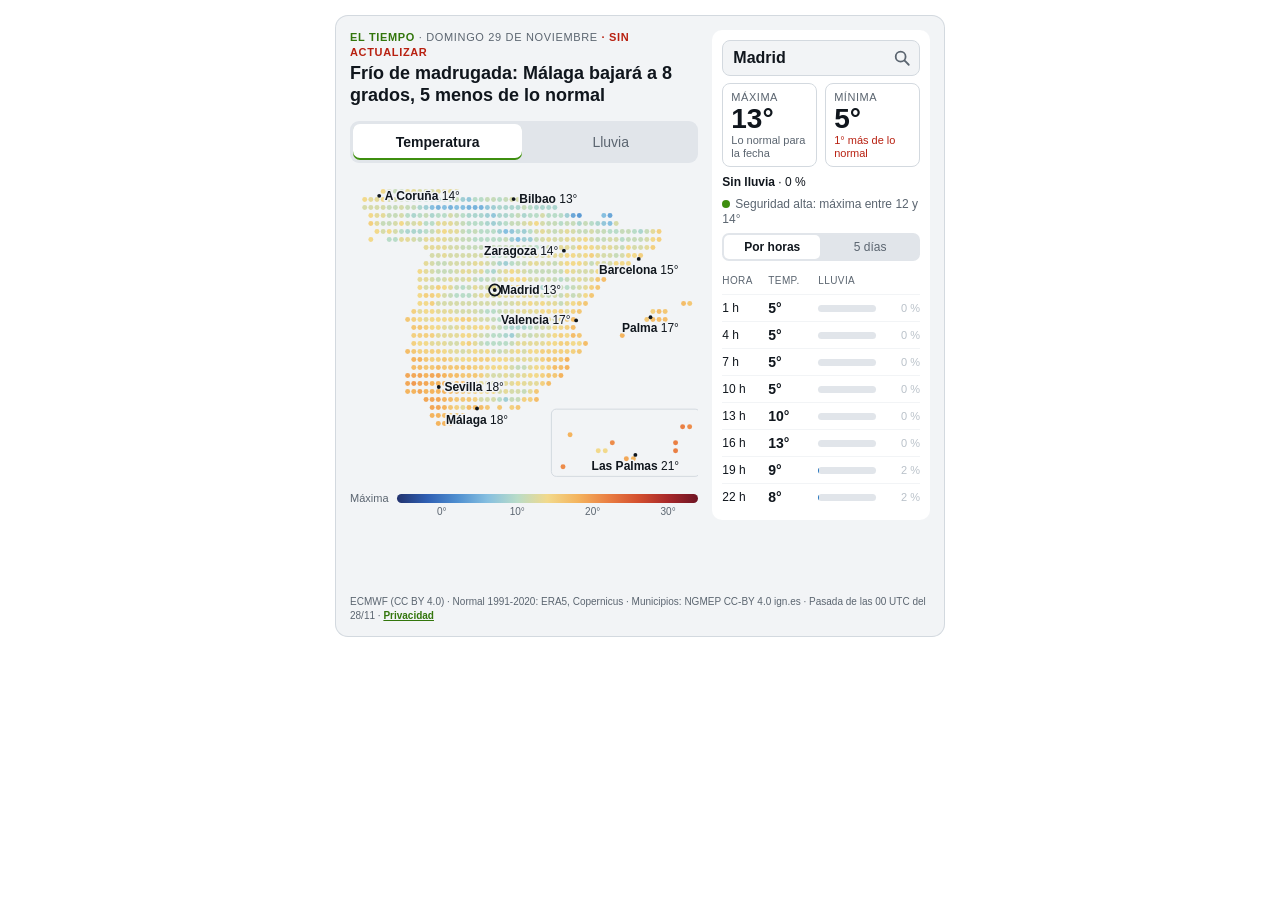
<file: sitio/index.html>
<!DOCTYPE html>
<html lang="es">
<head>
<meta charset="utf-8">
<meta name="viewport" content="width=device-width, initial-scale=1">
<meta name="robots" content="noindex">
<title>El tiempo</title>
<script>
  // Dentro del iframe del shot (o con ?incrustado=1): sin márgenes, a todo el alto.
  if (window.self !== window.top || new URLSearchParams(location.search).has('incrustado')) {
    document.documentElement.classList.add('incrustado');
  }
</script>
<link rel="stylesheet" href="tiempo.css">
</head>
<body>
  <div class="escenario">
    <div class="shot">
      <main class="modulo" id="modulo" aria-busy="true">
        <header class="cab">
          <p class="antetitulo"><b>El tiempo</b> · <span id="dia">cargando…</span><span id="aviso" class="aviso" hidden></span></p>
          <h1 class="titular" id="titular"></h1>
        </header>

        <div class="pestanas" role="tablist" aria-label="Qué enseña el mapa">
          <button role="tab" data-vista="temp" aria-selected="true">Temperatura</button>
          <button role="tab" data-vista="lluvia" aria-selected="false">Lluvia</button>
        </div>

        <div class="mapa-hueco"><svg id="mapa" role="img" aria-label="Mapa de España por puntos"></svg></div>
        <div class="leyenda" id="leyenda"></div>

        <section class="ciudad" aria-live="polite">
          <div class="buscador">
            <input id="buscar" type="search" autocomplete="off" spellcheck="false"
                   placeholder="Busca tu municipio" aria-label="Busca tu municipio">
            <svg class="lupa" viewBox="0 0 20 20" aria-hidden="true"><circle cx="8.5" cy="8.5" r="5.5"/><path d="M13 13l4.5 4.5"/></svg>
            <ul class="sugerencias" id="sugerencias" role="listbox" hidden></ul>
          </div>
          <p class="aviso-lugar" id="aviso-lugar" hidden></p>
          <div class="cajas">
            <div class="caja"><span class="etq">Máxima</span><span class="valor-grande" id="vmax"></span><span class="nota" id="nmax"></span></div>
            <div class="caja"><span class="etq">Mínima</span><span class="valor-grande" id="vmin"></span><span class="nota" id="nmin"></span></div>
          </div>
          <p class="linea" id="lluvia"></p>
          <p class="linea seguridad nota" id="seguridad"></p>
          <div class="ficha-vista" role="tablist" aria-label="Qué enseña la ficha">
            <button role="tab" data-ficha="horas" aria-selected="true">Por horas</button>
            <button role="tab" data-ficha="dias" aria-selected="false" id="boton-dias">6 días</button>
          </div>
          <ol class="horas" id="horas"></ol>
          <ol class="dias" id="dias" hidden></ol>
        </section>

        <footer class="pie" id="pie"></footer>
      </main>
      <p class="fallo" id="fallo" hidden></p>
    </div>
  </div>
<script src="tiempo.js"></script>
</body>
</html>
</file>
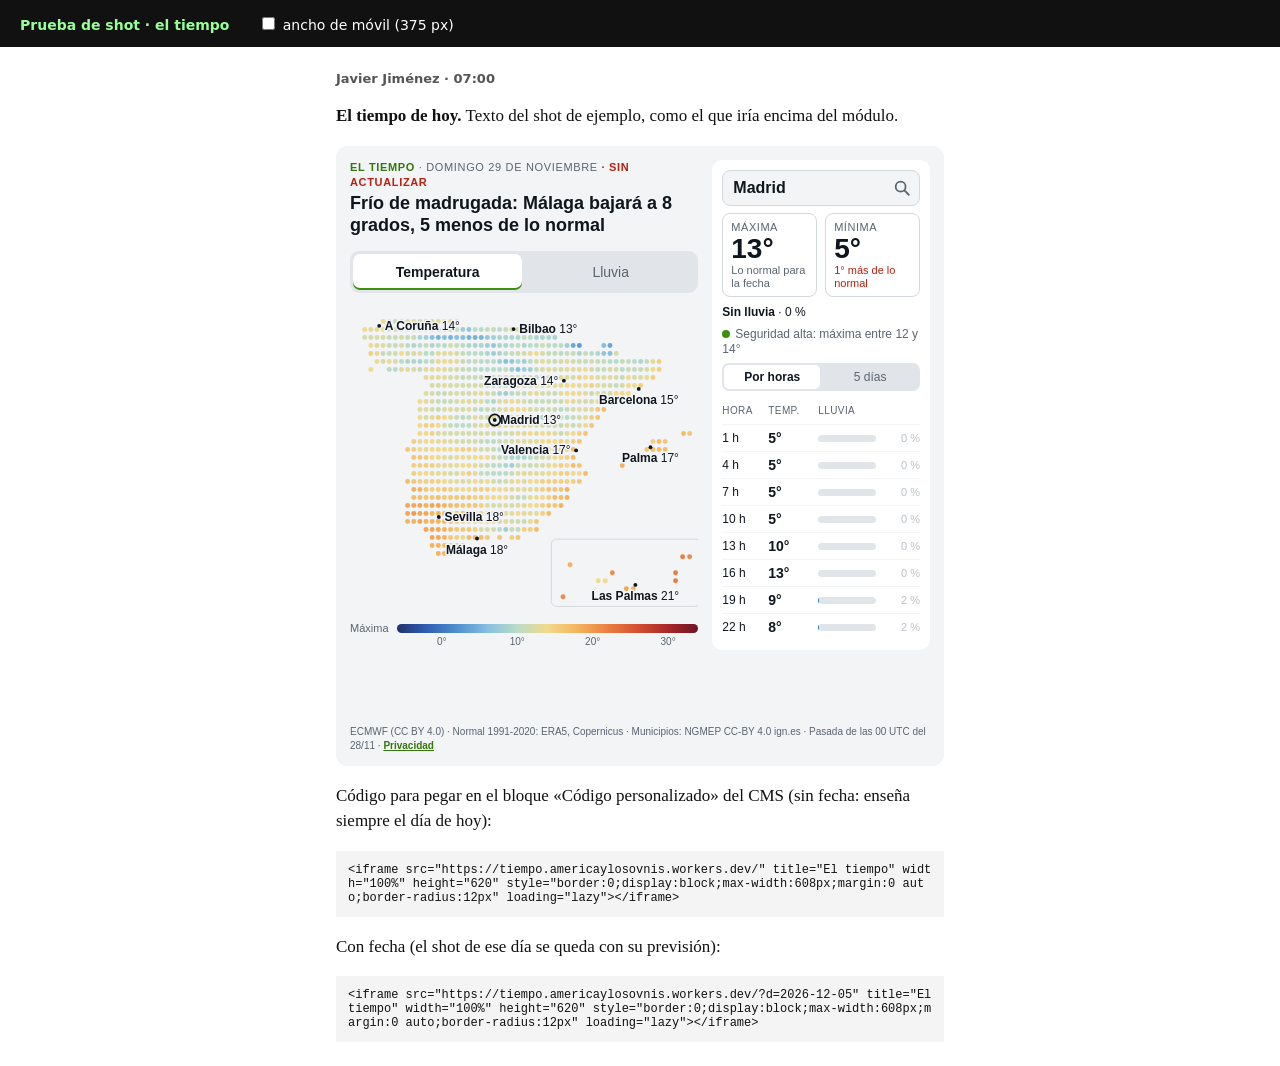
<file: pruebas/incrustado.html>
<!DOCTYPE html>
<html lang="es">
<head>
  <meta charset="utf-8">
  <meta name="viewport" content="width=device-width, initial-scale=1">
  <title>Prueba de shot — el tiempo</title>
  <style>
    /* Simulación aproximada de un shot en la portada de Xataka: columna de 608 px,
       fondo blanco, firma y texto. Solo para revisar el iframe en local. */
    body { margin: 0; background: #fff; color: #111; font-family: Georgia, serif; }
    .barra { background: #111; color: #9f9; font: 700 14px/1 system-ui, sans-serif; padding: 14px 20px; }
    .barra label { color: #fff; font-weight: 400; margin-left: 1.5rem; }
    .columna { max-width: 608px; margin: 24px auto; padding: 0 16px; }
    .firma { font: 600 13px system-ui, sans-serif; color: #555; margin-bottom: 8px; }
    .columna p { font-size: 17px; line-height: 1.5; }
    .estrecho .columna { max-width: 375px; }
    pre { background: #f4f4f4; padding: 12px; font-size: 12px; white-space: pre-wrap; word-break: break-all; }
  </style>
</head>
<body>
  <div class="barra">
    Prueba de shot · el tiempo
    <label><input type="checkbox" id="estrecho"> ancho de móvil (375 px)</label>
  </div>
  <div class="columna">
    <div class="firma">Javier Jiménez · 07:00</div>
    <p><strong>El tiempo de hoy.</strong> Texto del shot de ejemplo, como el que iría encima del módulo.</p>
    <div id="hueco"></div>
    <p>Código para pegar en el bloque «Código personalizado» del CMS (sin fecha: enseña siempre el día de hoy):</p>
    <pre id="codigo"></pre>
    <p>Con fecha (el shot de ese día se queda con su previsión):</p>
    <pre id="codigo-fecha"></pre>
  </div>
  <script>
    const p = new URLSearchParams(location.search);
    const cola = p.get('d') ? `?d=${encodeURIComponent(p.get('d'))}` : '';
    const iframe = (src) => `<iframe src="${src}" title="El tiempo" width="100%" height="620" style="border:0;display:block;max-width:608px;margin:0 auto;border-radius:12px" loading="lazy"></iframe>`;
    document.getElementById('hueco').innerHTML = iframe(`${location.origin}/sitio/index.html${cola}`);
    const web = 'https://tiempo.americaylosovnis.workers.dev/';
    document.getElementById('codigo').textContent = iframe(web);
    const hoy = new Date();
    const f = `${hoy.getFullYear()}-${String(hoy.getMonth() + 1).padStart(2, '0')}-${String(hoy.getDate()).padStart(2, '0')}`;
    document.getElementById('codigo-fecha').textContent = iframe(`${web}?d=${f}`);
    document.getElementById('estrecho').addEventListener('change', (e) => {
      document.body.classList.toggle('estrecho', e.target.checked);
    });
  </script>
</body>
</html>
</file>
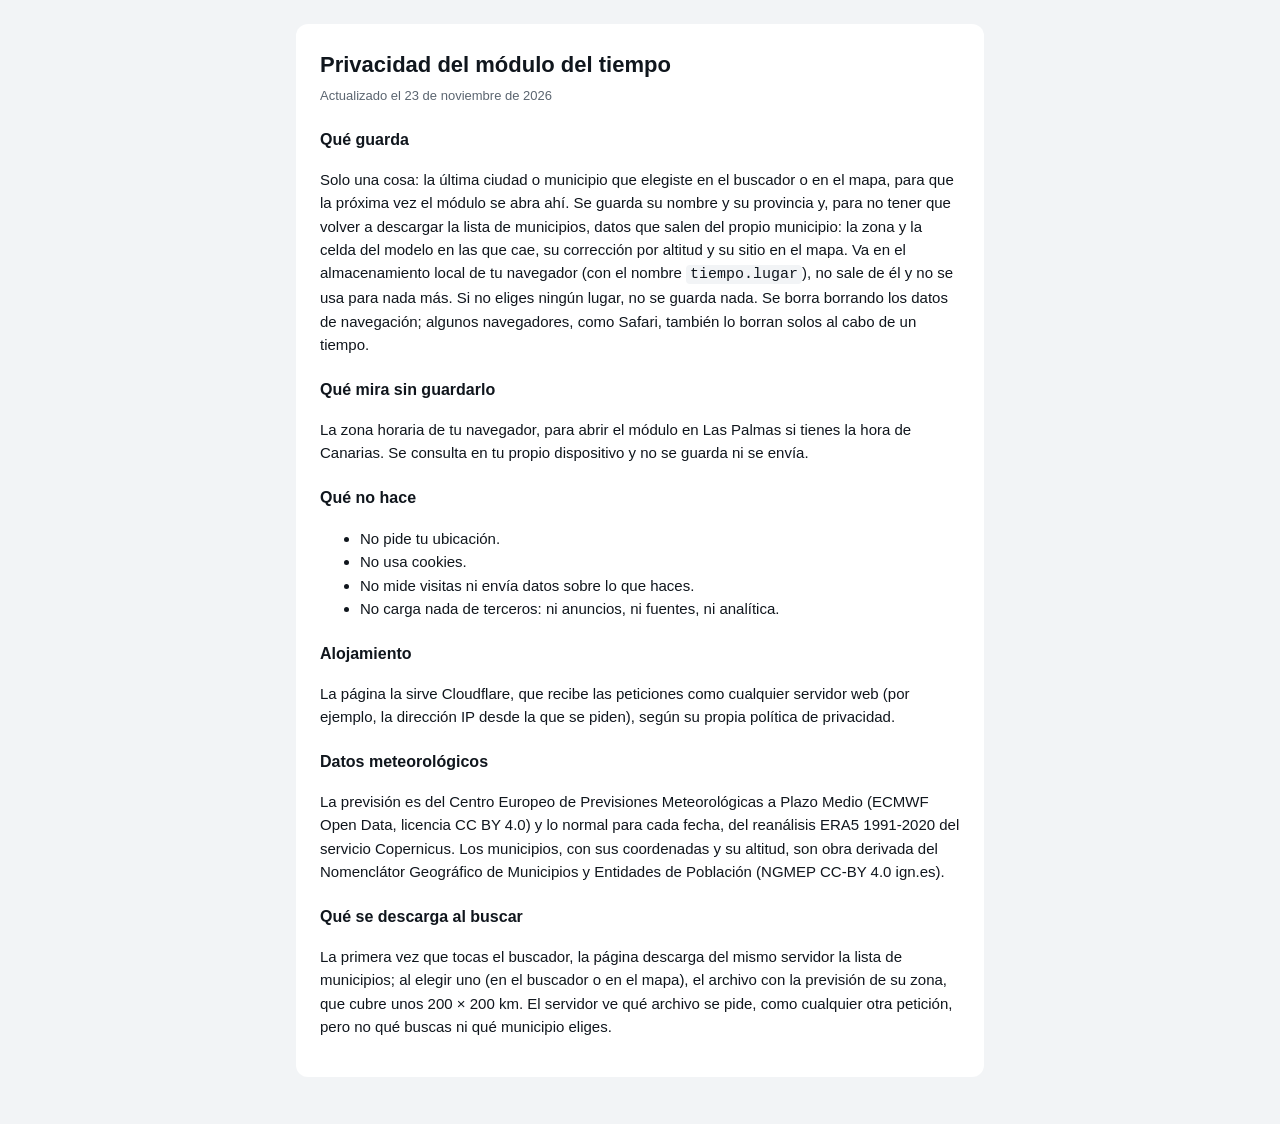
<file: sitio/privacidad.html>
<!DOCTYPE html>
<html lang="es">
<head>
<meta charset="utf-8">
<meta name="viewport" content="width=device-width, initial-scale=1">
<meta name="robots" content="noindex">
<title>Privacidad · El tiempo</title>
<style>
  body {
    margin: 0; padding: 24px 16px 48px; background: #F2F4F6; color: #10161D;
    font-family: "Helvetica Neue", Helvetica, Arial, sans-serif; line-height: 1.55;
  }
  main { max-width: 640px; margin: 0 auto; background: #fff; border-radius: 12px; padding: 24px; }
  h1 { font-size: 22px; margin: 0 0 4px; }
  h2 { font-size: 16px; margin: 22px 0 4px; }
  p, li { font-size: 15px; }
  .fecha { color: #5B6570; font-size: 13px; margin: 0 0 16px; }
  code { background: #F2F4F6; padding: 1px 4px; border-radius: 4px; }
</style>
</head>
<body>
<main>
  <h1>Privacidad del módulo del tiempo</h1>
  <p class="fecha">Actualizado el 23 de noviembre de 2026</p>

  <h2>Qué guarda</h2>
  <p>Solo una cosa: la última ciudad o municipio que elegiste en el buscador o en
  el mapa, para que la próxima vez el módulo se abra ahí. Se guarda su nombre y
  su provincia y, para no tener que volver a descargar la lista de municipios,
  datos que salen del propio municipio: la zona y la celda del modelo en las que
  cae, su corrección por altitud y su sitio en el mapa. Va en el almacenamiento
  local de tu navegador (con el nombre <code>tiempo.lugar</code>), no sale de él
  y no se usa para nada más. Si no
  eliges ningún lugar, no se guarda nada. Se borra borrando los datos de navegación; algunos navegadores,
  como Safari, también lo borran solos al cabo de un tiempo.</p>

  <h2>Qué mira sin guardarlo</h2>
  <p>La zona horaria de tu navegador, para abrir el módulo en Las Palmas si tienes
  la hora de Canarias. Se consulta en tu propio dispositivo y no se guarda ni se
  envía.</p>

  <h2>Qué no hace</h2>
  <ul>
    <li>No pide tu ubicación.</li>
    <li>No usa cookies.</li>
    <li>No mide visitas ni envía datos sobre lo que haces.</li>
    <li>No carga nada de terceros: ni anuncios, ni fuentes, ni analítica.</li>
  </ul>

  <h2>Alojamiento</h2>
  <p>La página la sirve Cloudflare, que recibe las peticiones como cualquier
  servidor web (por ejemplo, la dirección IP desde la que se piden), según su
  propia política de privacidad.</p>

  <h2>Datos meteorológicos</h2>
  <p>La previsión es del Centro Europeo de Previsiones Meteorológicas a Plazo Medio
  (ECMWF Open Data, licencia CC BY 4.0) y lo normal para cada fecha, del
  reanálisis ERA5 1991-2020 del servicio Copernicus. Los municipios, con sus
  coordenadas y su altitud, son obra derivada del Nomenclátor Geográfico de
  Municipios y Entidades de Población (NGMEP CC-BY 4.0 ign.es).</p>

  <h2>Qué se descarga al buscar</h2>
  <p>La primera vez que tocas el buscador, la página descarga del mismo servidor
  la lista de municipios; al elegir uno (en el buscador o en el mapa), el
  archivo con la previsión de su zona, que cubre unos 200 × 200 km. El
  servidor ve qué archivo se pide, como cualquier otra petición, pero no qué
  buscas ni qué municipio eliges.</p>
</main>
</body>
</html>
</file>
<file: sitio/tiempo.css>
/* Módulo del tiempo: cabe entero en un iframe de 620 px de alto, de 300 a
   608 px de ancho. A partir de 520 px, dos columnas (mapa | ciudad); por
   debajo, una sola. Paleta de los juegos de Quebradero, que es la de diseño
   de Xataka. */

:root {
  --papel: #F2F4F6; --carton: #FFFFFF; --tinta: #10161D; --tinta-suave: #5B6570;
  --acento: #3E8E0F; --acento-texto: #33760C; --linea: #D3D9DF; --tecla: #E1E5EA;
  --calor: #B82010; --frio: #1A4A90; --lluvia: #2878C0;
}
* { box-sizing: border-box; }
[hidden] { display: none !important; }
html, body { margin: 0; }
body {
  background: #fff; color: var(--tinta);
  font-family: "Helvetica Neue", Helvetica, Arial, sans-serif; line-height: 1.35;
  -webkit-text-size-adjust: 100%;
}

/* Suelto (visitando la página): el módulo al tamaño del shot, centrado. */
.escenario { display: flex; justify-content: center; padding: 16px; }
.shot {
  width: 100%; max-width: 608px; height: 620px; background: var(--papel);
  border-radius: 12px; overflow: hidden; container-type: inline-size;
  box-shadow: 0 0 0 1px var(--linea); position: relative;
}
/* Dentro del iframe: a todo el ancho y el alto que le den. */
.incrustado body { background: var(--papel); overflow: hidden; }
.incrustado .escenario { padding: 0; }
.incrustado .shot { max-width: none; height: 100vh; border-radius: 0; box-shadow: none; }

.modulo {
  height: 100%; padding: 12px; display: grid; column-gap: 14px; row-gap: 8px;
  grid-template-columns: minmax(0, 1fr);
  grid-template-areas: "cab" "pest" "mapa" "ley" "ciudad" "pie";
  grid-template-rows: auto auto minmax(0, 1fr) auto auto auto;
}
.modulo[aria-busy="true"] .pestanas, .modulo[aria-busy="true"] .ciudad,
.modulo[aria-busy="true"] .leyenda { visibility: hidden; }
@container (min-width: 520px) {
  .modulo {
    padding: 14px;
    grid-template-columns: minmax(0, 1.6fr) minmax(0, 1fr);
    grid-template-areas: "cab ciudad" "pest ciudad" "mapa ciudad" "ley ciudad" "pie pie";
    grid-template-rows: auto auto auto auto 1fr;
    row-gap: 10px;
  }
}

.cab { grid-area: cab; }
.antetitulo {
  margin: 0; font-size: 11px; letter-spacing: 0.06em; text-transform: uppercase;
  color: var(--tinta-suave);
}
.antetitulo b { color: var(--acento-texto); }
.aviso { color: var(--calor); font-weight: 700; }
.titular { margin: 0; font-size: 15px; line-height: 1.22; font-weight: 700; display: none; }
@container (min-width: 520px) {
  .antetitulo { margin: 0 0 3px; }
  .titular { display: block; font-size: 18px; }
}

.pestanas {
  grid-area: pest; display: flex; gap: 4px; padding: 3px; background: var(--tecla);
  border-radius: 9px;
}
.pestanas button {
  flex: 1; font: inherit; font-size: 14px; padding: 6px 4px; border: 0; border-radius: 7px;
  background: transparent; color: var(--tinta-suave); cursor: pointer;
}
.pestanas button[aria-selected="true"] {
  background: var(--carton); color: var(--tinta); font-weight: 700;
  box-shadow: inset 0 -2px 0 var(--acento);
}

.mapa-hueco { grid-area: mapa; min-height: 0; display: flex; justify-content: center; }
#mapa { display: block; width: 100%; height: 100%; max-height: 268px; cursor: pointer; touch-action: manipulation; }
@container (min-width: 520px) { #mapa { height: auto; max-height: none; } }
#mapa text {
  font-size: 15px; font-weight: 700; fill: var(--tinta); paint-order: stroke;
  stroke: var(--papel); stroke-width: 4px; stroke-linejoin: round; pointer-events: none;
}
#mapa text .valor { font-weight: 400; }
#mapa .recuadro { fill: none; stroke: var(--linea); stroke-width: 1.2; }
#mapa .anillo { fill: none; stroke: var(--tinta); stroke-width: 2.2; }
#mapa .rotulos { transition: opacity 0.12s; }
#mapa.apuntando .rotulos { opacity: 0.12; }       /* mientras se apunta, se ven los puntos de debajo */
#mapa .apunta circle { fill: none; stroke: var(--tinta); pointer-events: none; }

.leyenda { grid-area: ley; display: flex; align-items: center; gap: 8px; font-size: 11px; color: var(--tinta-suave); min-height: 22px; }
.rampa { flex: 1; position: relative; height: 9px; border-radius: 5px; }
.rampa span { position: absolute; top: 11px; transform: translateX(-50%); font-size: 10px; }
.leyenda.temp { padding-bottom: 12px; }
.chips { display: flex; flex-wrap: wrap; gap: 3px 10px; }
.chip { display: inline-flex; align-items: center; gap: 4px; }
.chip .rango { display: none; }
@container (min-width: 520px) { .chip .rango { display: inline; } }
.chip i { width: 9px; height: 9px; border-radius: 50%; display: inline-block; }

/* La ciudad */
.ciudad {
  grid-area: ciudad; background: var(--carton); border-radius: 10px; padding: 10px;
  display: flex; flex-direction: column; gap: 7px; min-height: 0;
}
.buscador { position: relative; }
.buscador input {
  width: 100%; font: inherit; font-size: 16px; font-weight: 700; color: var(--tinta);
  padding: 6px 34px 6px 10px; border: 1px solid var(--linea); border-radius: 8px;
  background: var(--papel); -webkit-appearance: none; appearance: none;
}
.buscador input::-webkit-search-cancel-button { display: none; }
.buscador input:focus { outline: 2px solid var(--acento); outline-offset: -1px; background: var(--carton); }
.lupa {
  position: absolute; right: 9px; top: 50%; width: 18px; height: 18px; transform: translateY(-50%);
  fill: none; stroke: var(--tinta-suave); stroke-width: 2; stroke-linecap: round; pointer-events: none;
}
.sugerencias {
  position: absolute; left: 0; right: 0; top: calc(100% + 4px); z-index: 5; margin: 0; padding: 4px 0;
  list-style: none; background: var(--carton); border: 1px solid var(--linea); border-radius: 8px;
  box-shadow: 0 6px 18px rgba(16, 22, 29, 0.12); max-height: 220px; overflow-y: auto;
}
.sugerencias li { padding: 6px 10px; font-size: 14px; cursor: pointer; }
.sugerencias li:hover, .sugerencias li.activa { background: var(--papel); }
.sugerencias li.vacio { color: var(--tinta-suave); cursor: default; }
.sugerencias li small { margin-left: 6px; font-size: 11px; color: var(--tinta-suave); }
.aviso-lugar { margin: -2px 0 0; font-size: 11px; line-height: 1.25; color: var(--calor); }

.cajas { display: flex; gap: 8px; }
.caja {
  flex: 1; display: flex; flex-direction: column; padding: 4px 8px;
  border: 1px solid var(--linea); border-radius: 8px;
}
@container (min-width: 520px) { .caja { padding: 6px 8px; } }
.etq { font-size: 11px; color: var(--tinta-suave); text-transform: uppercase; letter-spacing: 0.05em; }
.valor-grande { font-size: 22px; font-weight: 700; line-height: 1.05; }
@container (min-width: 520px) { .valor-grande { font-size: 28px; } }
.nota { font-size: 11px; color: var(--tinta-suave); line-height: 1.2; }
.nota.calor { color: var(--calor); }
.nota.frio { color: var(--frio); }
.linea { margin: 0; font-size: 12px; }
.seguridad { display: none; }
@container (min-width: 520px) { .seguridad { display: block; } }
.seguridad i { display: inline-block; width: 8px; height: 8px; border-radius: 50%; margin-right: 5px; background: var(--acento); }
.seguridad i.media { background: #D99A1B; }
.seguridad i.baja { background: var(--calor); }

/* Tabla hora · temperatura · probabilidad de lluvia. A lo ancho, en filas;
   en el móvil, en columnas (una por franja de 3 horas). */
.horas { list-style: none; margin: 0; padding: 0; display: grid; grid-template-columns: auto repeat(8, 1fr); text-align: center; }
.horas li { display: flex; flex-direction: column; gap: 0; font-size: 12px; }
.horas li.cabecera { text-align: left; color: var(--tinta-suave); font-size: 10px; text-transform: uppercase; letter-spacing: 0.04em; padding-right: 4px; }
.horas li span { line-height: 24px; }     /* 3 × 24 = 72 px: lo mismo que la tira de días, para que el mapa no salte */
.horas .t { font-weight: 700; font-size: 14px; }
.horas .p { color: var(--lluvia); font-weight: 700; font-size: 11px; }
.horas .p.nada { color: #B9C1C9; font-weight: 400; }
.horas .barra-p { display: none; }
@container (min-width: 520px) {
  .horas { grid-template-columns: 1fr; text-align: left; }
  .horas li {
    display: grid; grid-template-columns: 40px 44px 1fr 38px; align-items: center;
    gap: 6px; padding: 2px 0; border-top: 1px solid var(--papel);
  }
  .horas li.cabecera { border-top: 0; padding-right: 0; }
  .horas li.cabecera span:nth-child(3) { grid-column: 3 / 5; }
  .horas li span { line-height: 22px; }
  .horas .barra-p { display: block; height: 7px; border-radius: 4px; background: var(--tecla); position: relative; overflow: hidden; }
  .horas .barra-p b { position: absolute; inset: 0 auto 0 0; background: var(--lluvia); border-radius: 4px; }
  .horas .p { text-align: right; }
}

/* Interruptor de la ficha: «Por horas» | «6 días» */
.ficha-vista { display: flex; gap: 2px; padding: 2px; background: var(--tecla); border-radius: 7px; }
.ficha-vista button {
  flex: 1; font: inherit; font-size: 12px; padding: 4px 6px; border: 0; border-radius: 5px;
  background: transparent; color: var(--tinta-suave); cursor: pointer;
}
.ficha-vista button[aria-selected="true"] { background: var(--carton); color: var(--tinta); font-weight: 700; }

/* Próximos días: en el móvil, una columna por día; a lo ancho, una fila por día.
   Cada día es un botón: tocarlo cambia todo el módulo a ese día. */
.dias { list-style: none; margin: 0; padding: 0; display: grid; grid-template-columns: auto repeat(6, 1fr); }
.dias li.cabecera { display: flex; flex-direction: column; color: var(--tinta-suave); font-size: 10px; text-transform: uppercase; letter-spacing: 0.04em; padding: 0 4px 0 0; }
.dias li.cabecera span { line-height: 24px; height: 24px; }
/* En el móvil cada día va en tres líneas: día, máxima y mínima juntas (la
   mínima en gris) y lluvia. La diferencia con lo normal va solo en las cajas. */
.dias li.cabecera span:nth-child(2) { font-size: 0; }
.dias li.cabecera span:nth-child(2)::before { content: "Máx./mín."; font-size: 10px; }
.dias li.cabecera span:nth-child(3) { display: none; }
.dia-btn {
  width: 100%; font: inherit; border: 0; background: transparent; color: var(--tinta); cursor: pointer;
  display: grid; grid-template-columns: auto auto; justify-content: center; column-gap: 3px;
  grid-template-areas: "d d" "t m" "p p"; text-align: center; padding: 0; border-radius: 6px;
}
.dia-btn span { line-height: 24px; font-size: 11px; white-space: nowrap; }   /* 3 × 24: como la tabla por horas */
.dia-btn .d { grid-area: d; } .dia-btn .t { grid-area: t; } .dia-btn .m { grid-area: m; }
.dia-btn .p { grid-area: p; }
.dia-btn .d { color: var(--tinta-suave); }
.dia-btn .t { font-weight: 700; font-size: 12px; }
.dia-btn .m { color: var(--tinta-suave); }
.dia-btn .p { color: var(--lluvia); font-weight: 700; }
.dia-btn .p.nada { color: #B9C1C9; font-weight: 400; }
.dia-btn .barra-p { display: none; }
.dia-btn[aria-pressed="true"] { background: var(--acento-claro); box-shadow: inset 0 -2px 0 var(--acento); }
.dia-btn[aria-pressed="true"] .d { color: var(--acento-texto); font-weight: 700; }
@container (min-width: 520px) {
  .dias { grid-template-columns: 1fr; }
  .dias li.cabecera { display: grid; grid-template-columns: 1fr 34px 34px 44px; gap: 6px; padding: 0 4px; letter-spacing: 0; }
  .dias li.cabecera span { line-height: 18px; height: auto; }
  .dias li.cabecera span:nth-child(2) { font-size: 10px; }
  .dias li.cabecera span:nth-child(2)::before { content: none; }
  .dias li.cabecera span:nth-child(3) { display: block; }
  .dias li.cabecera span:last-child { text-align: right; }
  .dias li + li { border-top: 1px solid var(--papel); }
  .dia-btn {
    display: grid; grid-template-columns: 1fr 34px 34px 44px; grid-template-areas: none;
    align-items: center; gap: 4px; padding: 3px 4px; text-align: left; justify-content: stretch;
  }
  .dia-btn .d, .dia-btn .t, .dia-btn .m, .dia-btn .p { grid-area: auto; }
  .dia-btn span { line-height: 22px; font-size: 12px; }
  .dia-btn .t { font-size: 13px; }
  .dia-btn .p { text-align: right; }
}

.pie { grid-area: pie; font-size: 10px; color: var(--tinta-suave); align-self: end; }
.pie a { color: var(--acento-texto); font-weight: 700; }

.fallo {
  position: absolute; inset: 0; margin: 0; display: flex; align-items: center; justify-content: center;
  padding: 24px; text-align: center; color: var(--tinta-suave); font-size: 14px; background: var(--papel);
}
</file>
